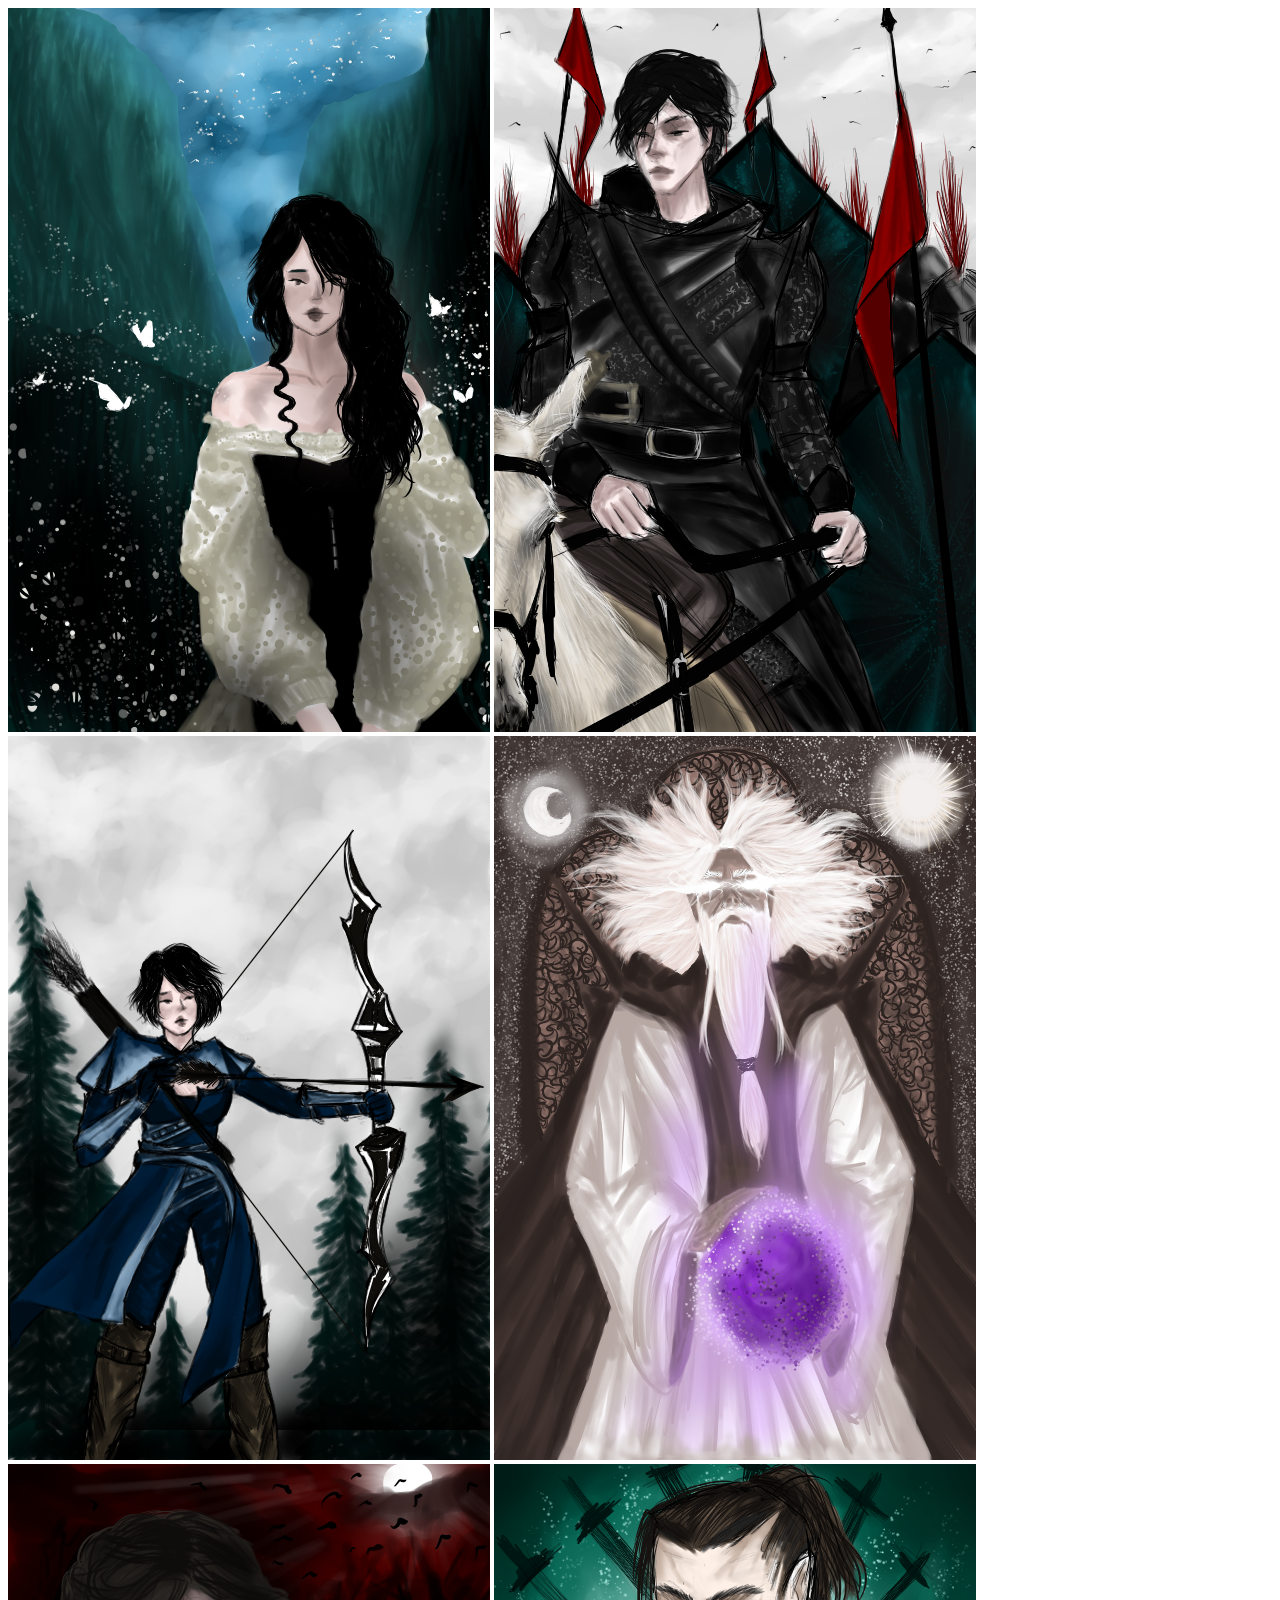
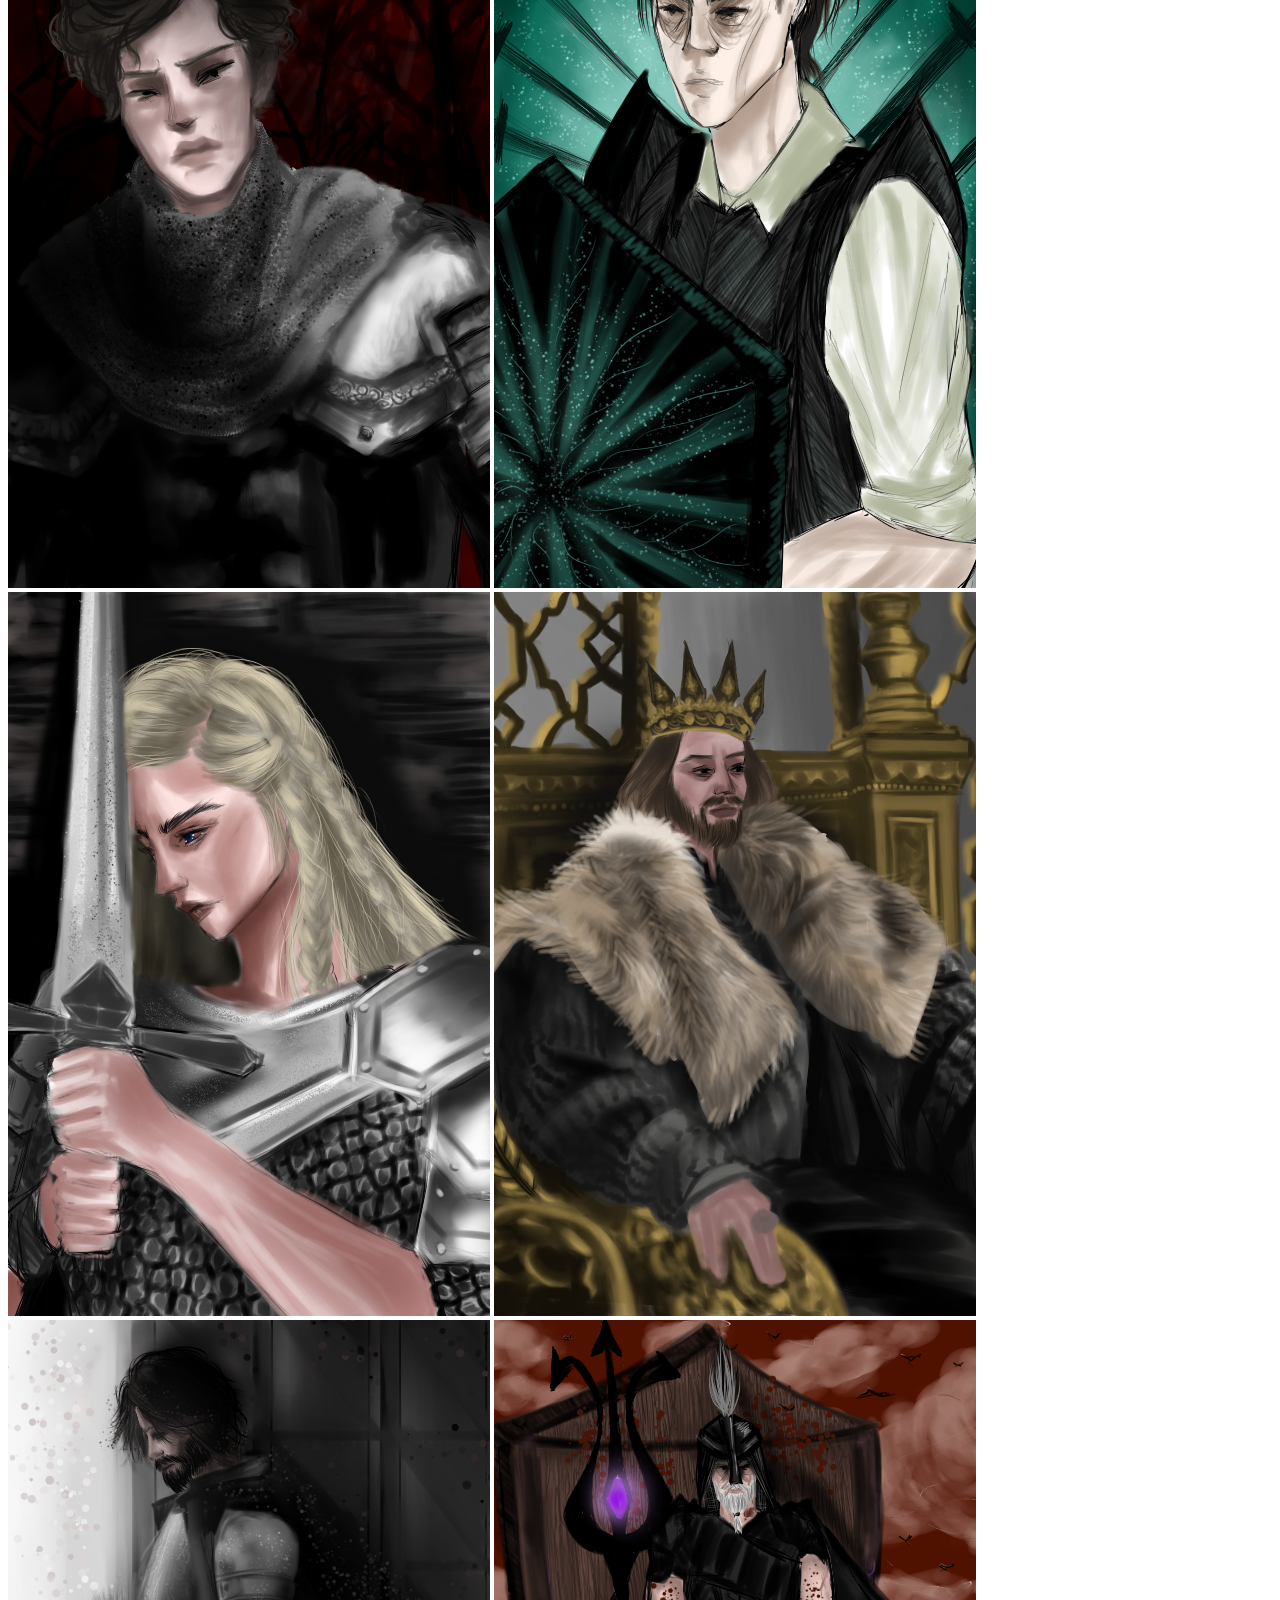
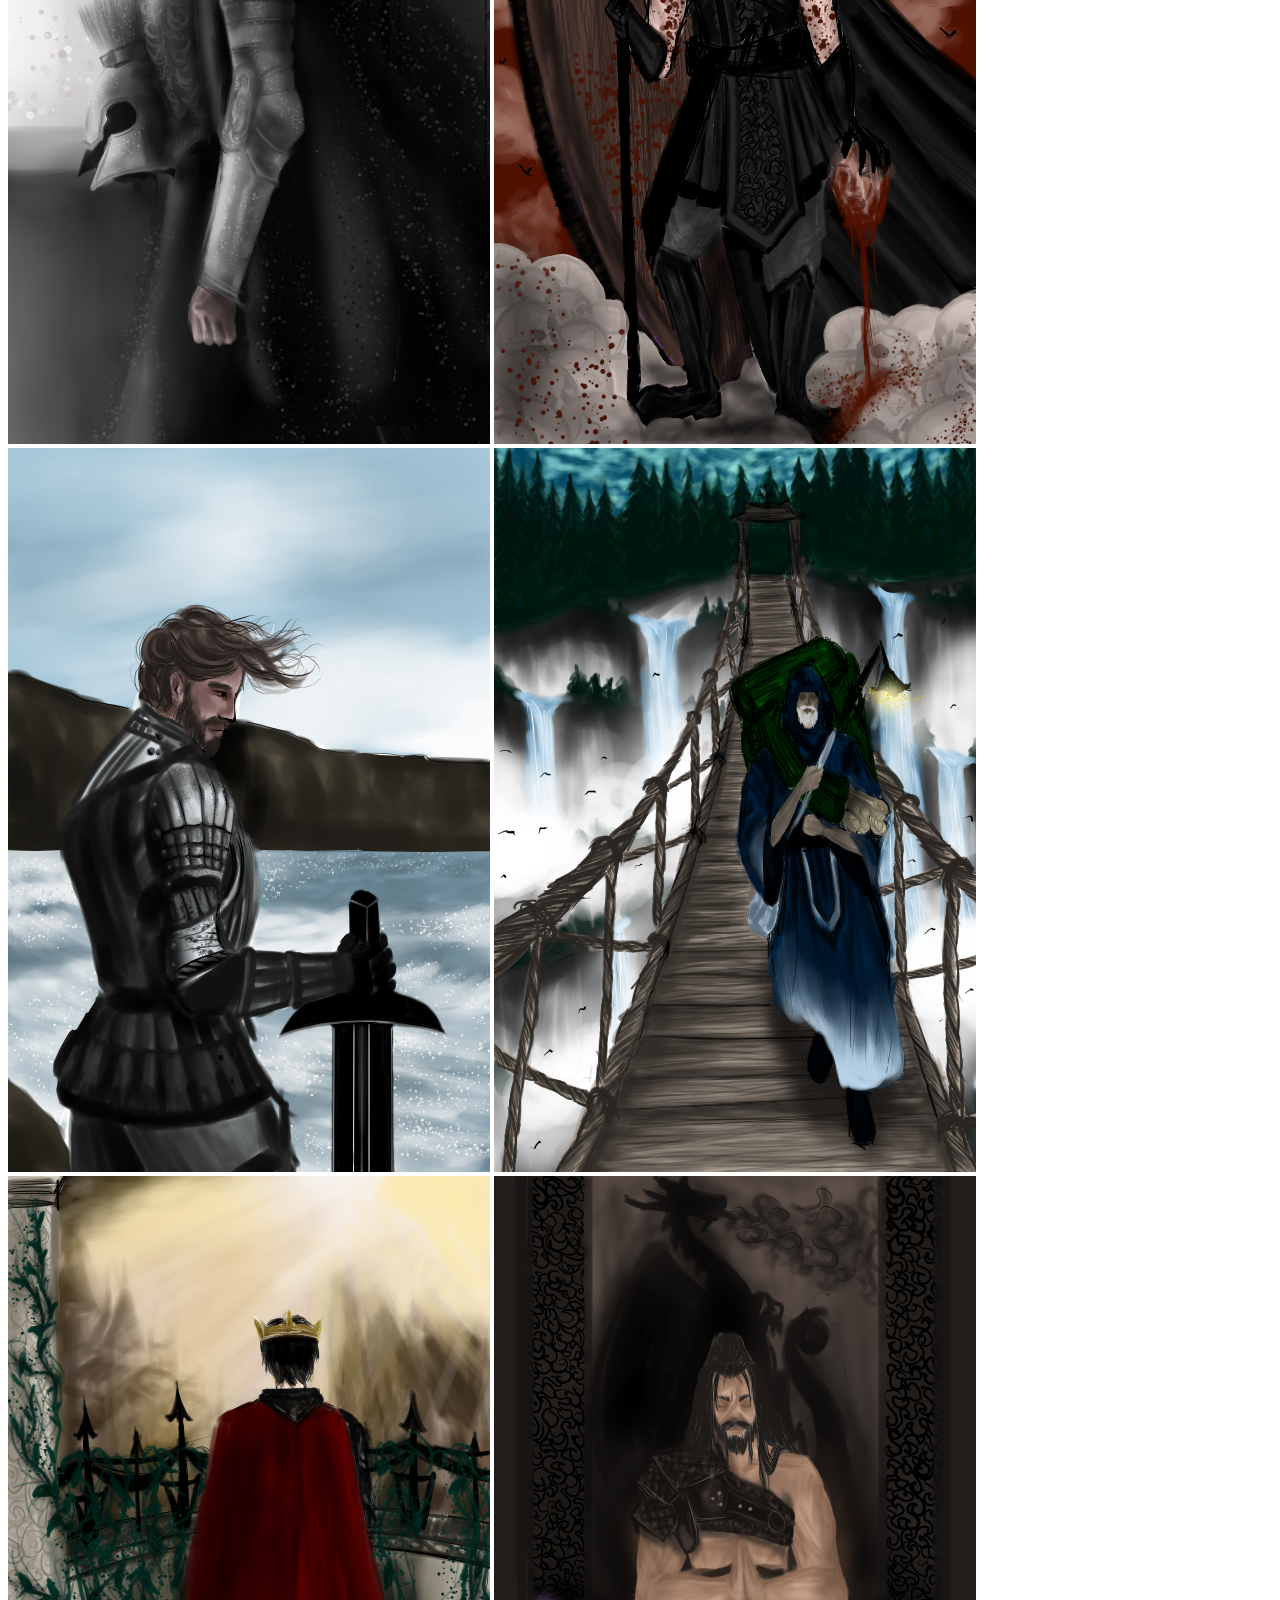
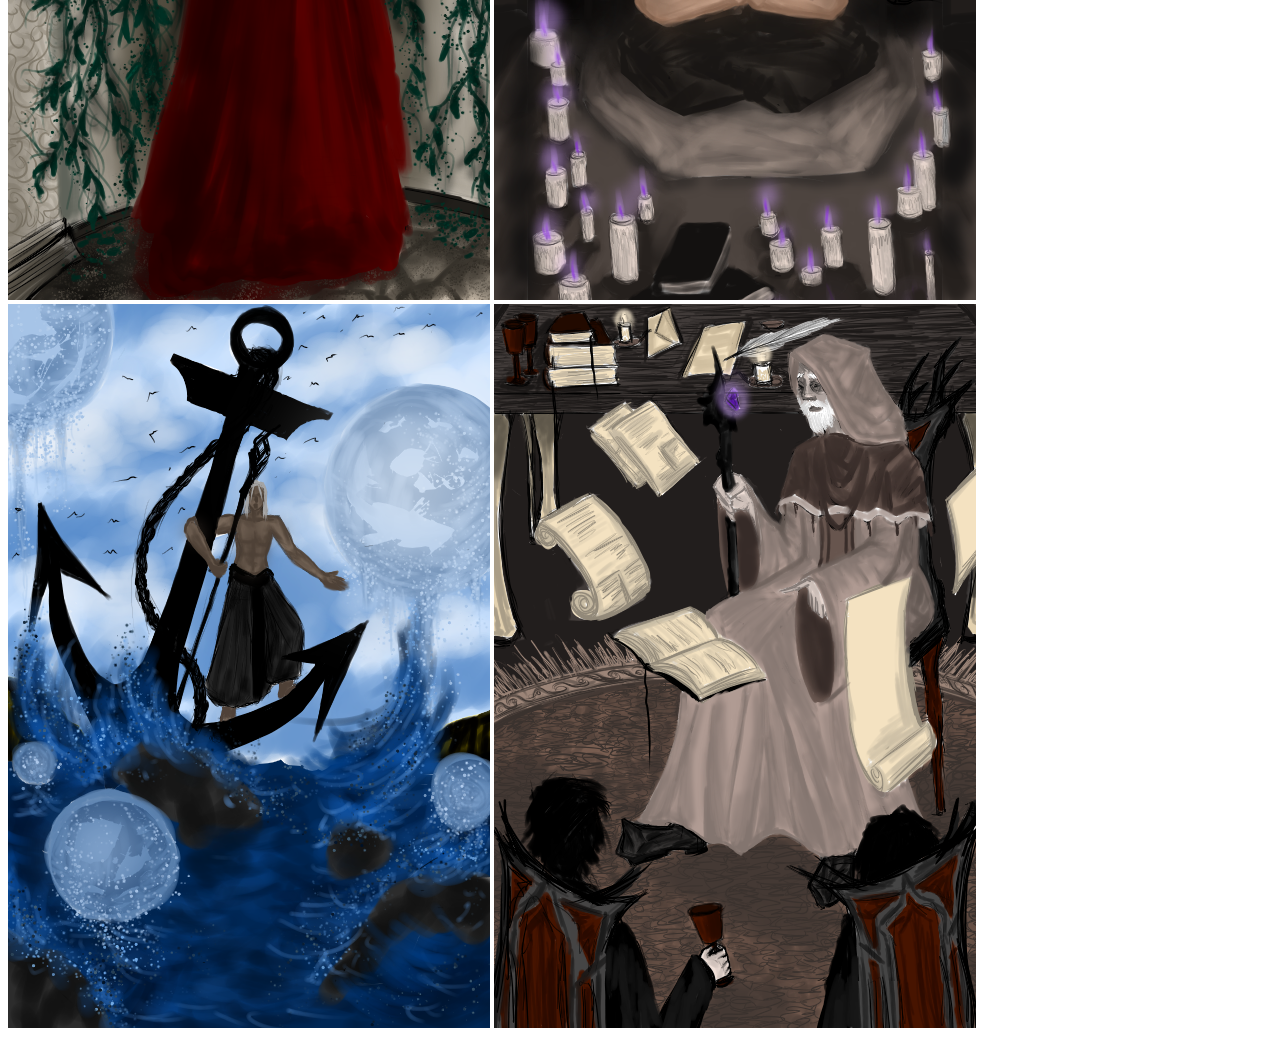
<file: 2d.html>
<!DOCTYPE html> 
<html> 
<body> 
    <img src="character/aine 16.03.2021.png">
    <img src="character/alator 21.03.2021.png">
    <img src="character/archer 17.03.2021.png">
    <img src="character/dırin 28.02.2021.png">
    <img src="character/ereke 22.02.2021.png">
    <img src="character/hero1 13.03.2021.png">
    <img src="character/hero2 28.03.2021.png">
    <img src="character/king aelkapani 24.04.2021.png">
    <img src="character/king1 28.03.2021.png">
    <img src="character/mergen 08.03.2021.png">
    <img src="character/procopius 24.04.2021.png">
    <img src="character/ran 21.03.2021.png">
    <img src="character/semrut 22.03.2021.png">
    <img src="character/sugla 02.03.2021.png">
    <img src="character/yaylık 15.03.2021.png">
    <img src="character/ülgen 06.03.2021.png">
</body>
</html>
</file>
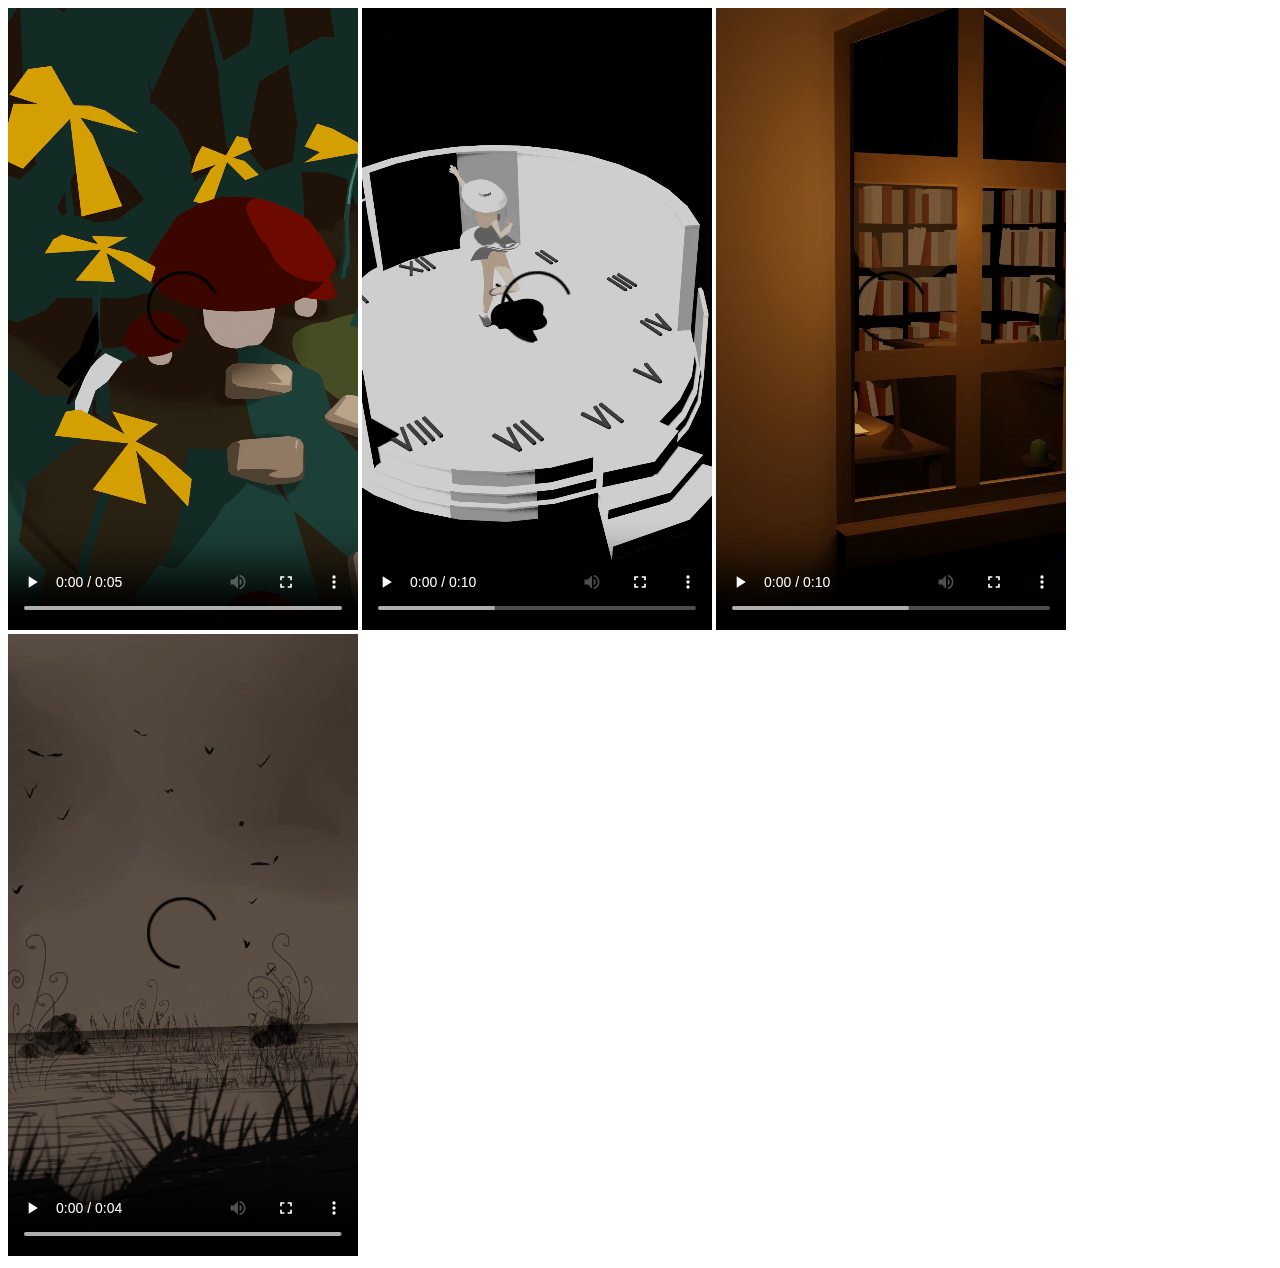
<file: animation.html>
<!DOCTYPE html> 
<html> 
<body> 

<video width="350" controls>
  <source src="video/Butterfly.mp4" type="video/mp4">
  <source src="mov_bbb.ogg" type="video/ogg">
  Your browser does not support HTML video.
</video>

<video width="350" controls>
  <source src="video/Ballerina.mp4" type="video/mp4">
  <source src="mov_bbb.ogg" type="video/ogg">
  Your browser does not support HTML video.
</video>

<video width="350" controls>
  <source src="video/Book.mp4" type="video/mp4">
  <source src="mov_bbb.ogg" type="video/ogg">
  Your browser does not support HTML video.
</video>

<video width="350" controls>
  <source src="video/Foliage.mp4" type="video/mp4">
  <source src="mov_bbb.ogg" type="video/ogg">
  Your browser does not support HTML video.
</video>

</body> 
</html>
</file>
